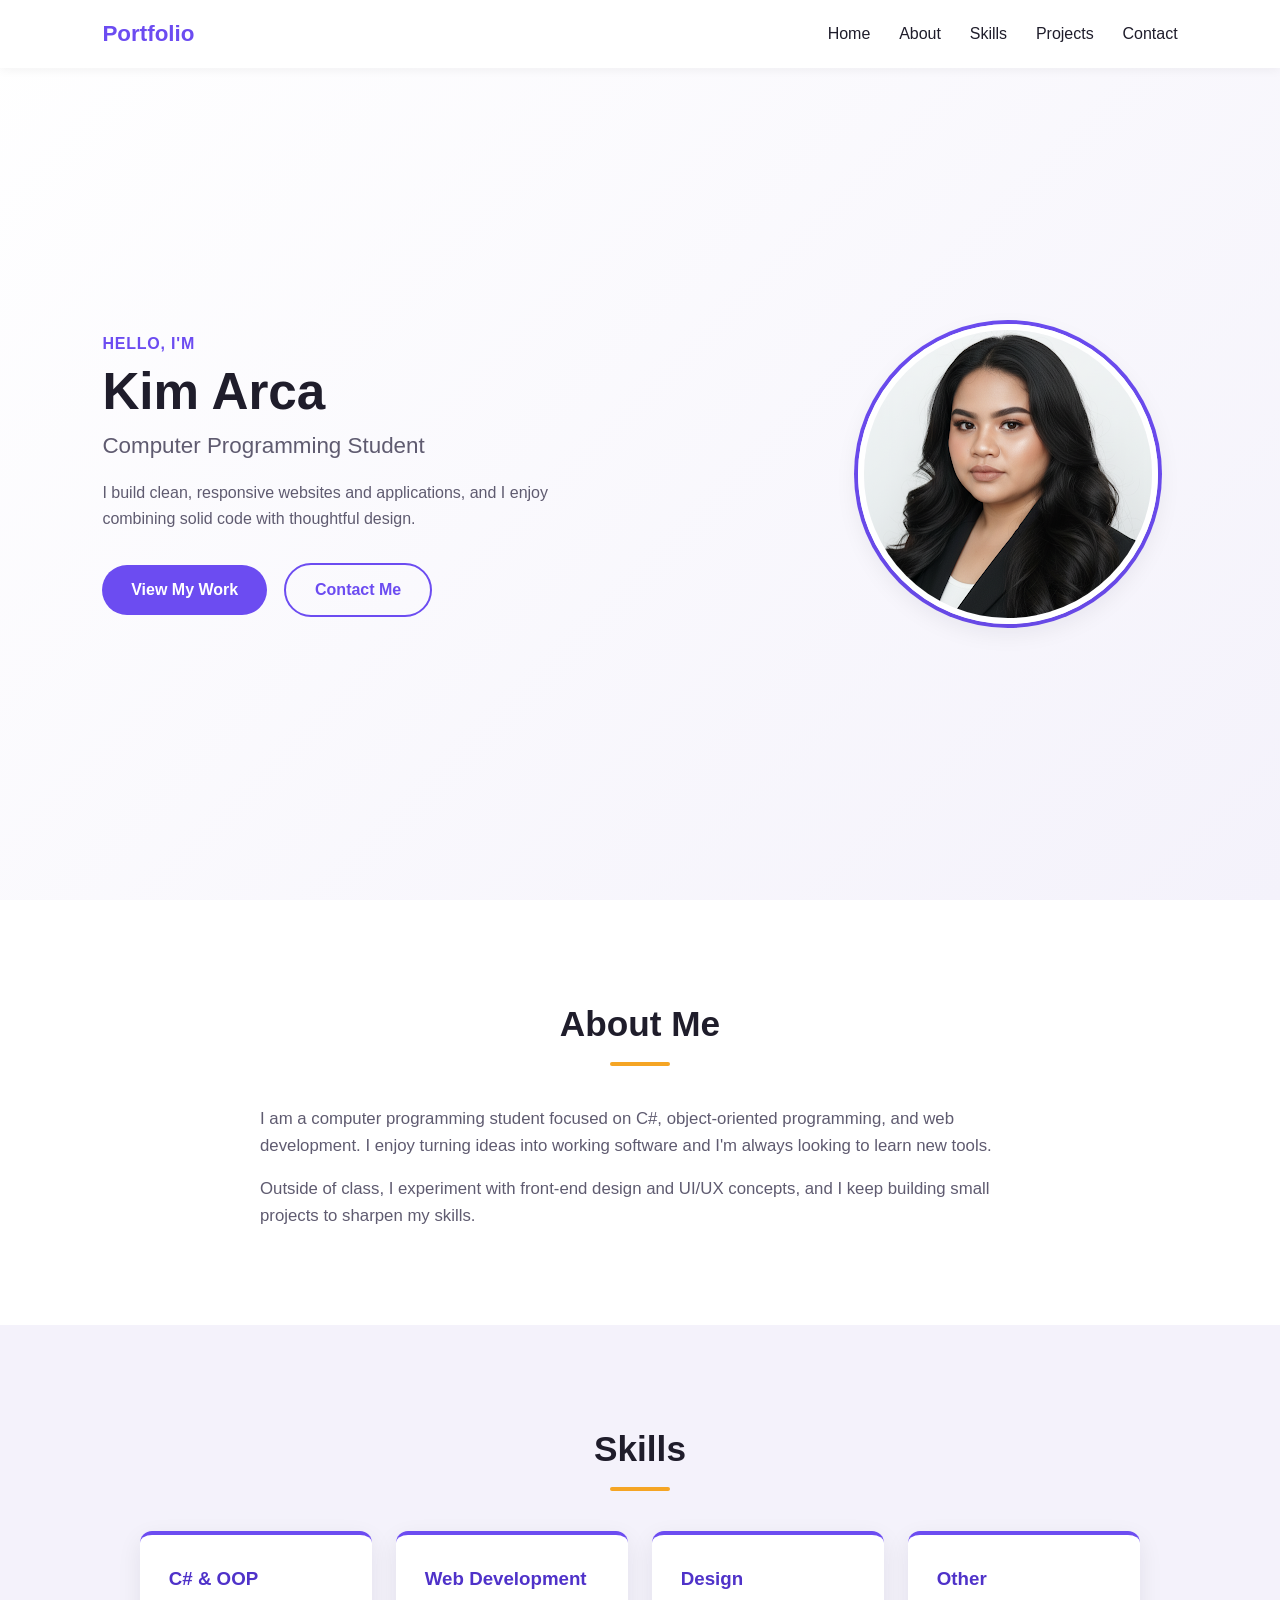
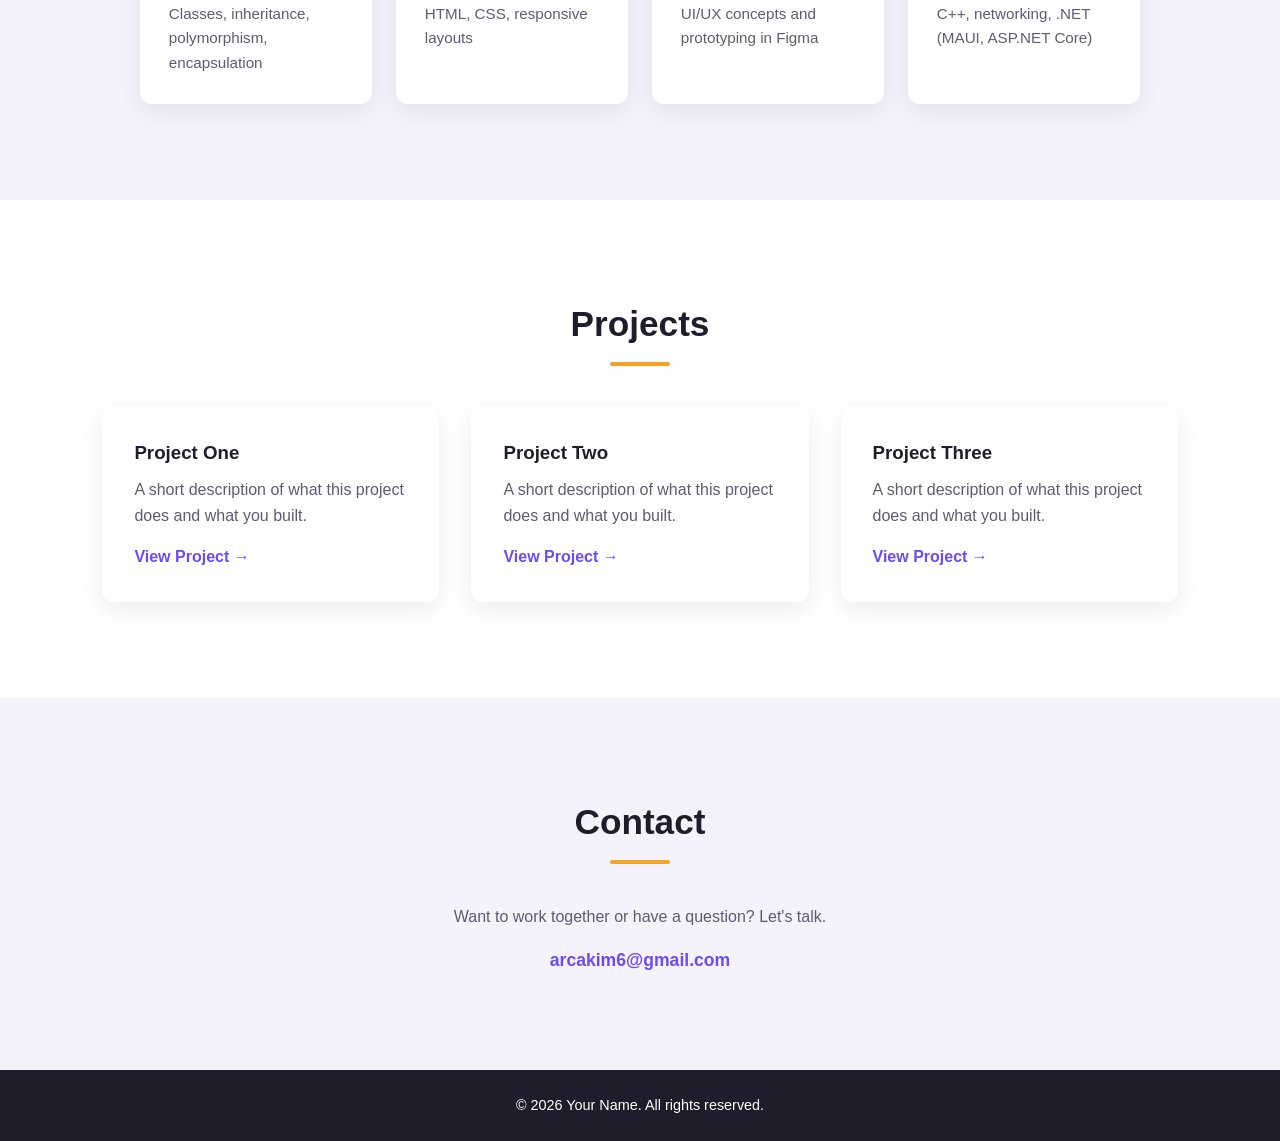
<file: index.html>
<!DOCTYPE html>
<html lang="en">
<head>
  <meta charset="UTF-8">
  <meta name="viewport" content="width=device-width, initial-scale=1.0">
  <title>My Portfolio</title>
  <link rel="stylesheet" href="Kim.css">
</head>
<body>

  <!-- Navigation -->
  <header class="navbar">
    <a href="#home" class="logo">Portfolio</a>
    <nav>
      <ul class="nav-links">
        <li><a href="#home">Home</a></li>
        <li><a href="#about">About</a></li>
        <li><a href="#skills">Skills</a></li>
        <li><a href="#projects">Projects</a></li>
        <li><a href="#contact">Contact</a></li>
      </ul>
    </nav>
  </header>

  <!-- Hero / Home -->
  <section id="home" class="hero">
    <div class="hero-text">
      <p class="greeting">Hello, I'm</p>
      <h1>Kim Arca</h1>
      <h2 class="role">Computer Programming Student</h2>
      <p class="intro">
        I build clean, responsive websites and applications, and I enjoy
        combining solid code with thoughtful design.
      </p>
      <a href="#projects" class="btn">View My Work</a>
      <a href="#contact" class="btn btn-outline">Contact Me</a>
    </div>
    <div class="hero-image">
      <img src="profile.png" alt="Profile photo of Your Name">
    </div>
  </section>

  <!-- About -->
  <section id="about" class="section">
    <h2 class="section-title">About Me</h2>
    <div class="about-content">
      <p>
        I am a computer programming student focused on C#, object-oriented
        programming, and web development. I enjoy turning ideas into working
        software and I'm always looking to learn new tools.
      </p>
      <p>
        Outside of class, I experiment with front-end design and UI/UX
        concepts, and I keep building small projects to sharpen my skills.
      </p>
    </div>
  </section>

  <!-- Skills -->
  <section id="skills" class="section section-alt">
    <h2 class="section-title">Skills</h2>
    <div class="skills-grid">
      <div class="skill-card">
        <h3>C# &amp; OOP</h3>
        <p>Classes, inheritance, polymorphism, encapsulation</p>
      </div>
      <div class="skill-card">
        <h3>Web Development</h3>
        <p>HTML, CSS, responsive layouts</p>
      </div>
      <div class="skill-card">
        <h3>Design</h3>
        <p>UI/UX concepts and prototyping in Figma</p>
      </div>
      <div class="skill-card">
        <h3>Other</h3>
        <p>C++, networking, .NET (MAUI, ASP.NET Core)</p>
      </div>
    </div>
  </section>

  <!-- Projects -->
  <section id="projects" class="section">
    <h2 class="section-title">Projects</h2>
    <div class="projects-grid">
      <article class="project-card">
        <h3>Project One</h3>
        <p>A short description of what this project does and what you built.</p>
        <a href="#" class="project-link">View Project &rarr;</a>
      </article>
      <article class="project-card">
        <h3>Project Two</h3>
        <p>A short description of what this project does and what you built.</p>
        <a href="#" class="project-link">View Project &rarr;</a>
      </article>
      <article class="project-card">
        <h3>Project Three</h3>
        <p>A short description of what this project does and what you built.</p>
        <a href="#" class="project-link">View Project &rarr;</a>
      </article>
    </div>
  </section>

  <!-- Contact -->
  <section id="contact" class="section section-alt">
    <h2 class="section-title">Contact</h2>
    <p class="contact-text">Want to work together or have a question? Let's talk.</p>
    <p class="contact-info">
      <a href="mailto:arcakim6@gmail.com">arcakim6@gmail.com</a>
    </p>
  </section>

  <footer class="footer">
    <p>&copy; 2026 Your Name. All rights reserved.</p>
  </footer>

</body>
</html>
</file>
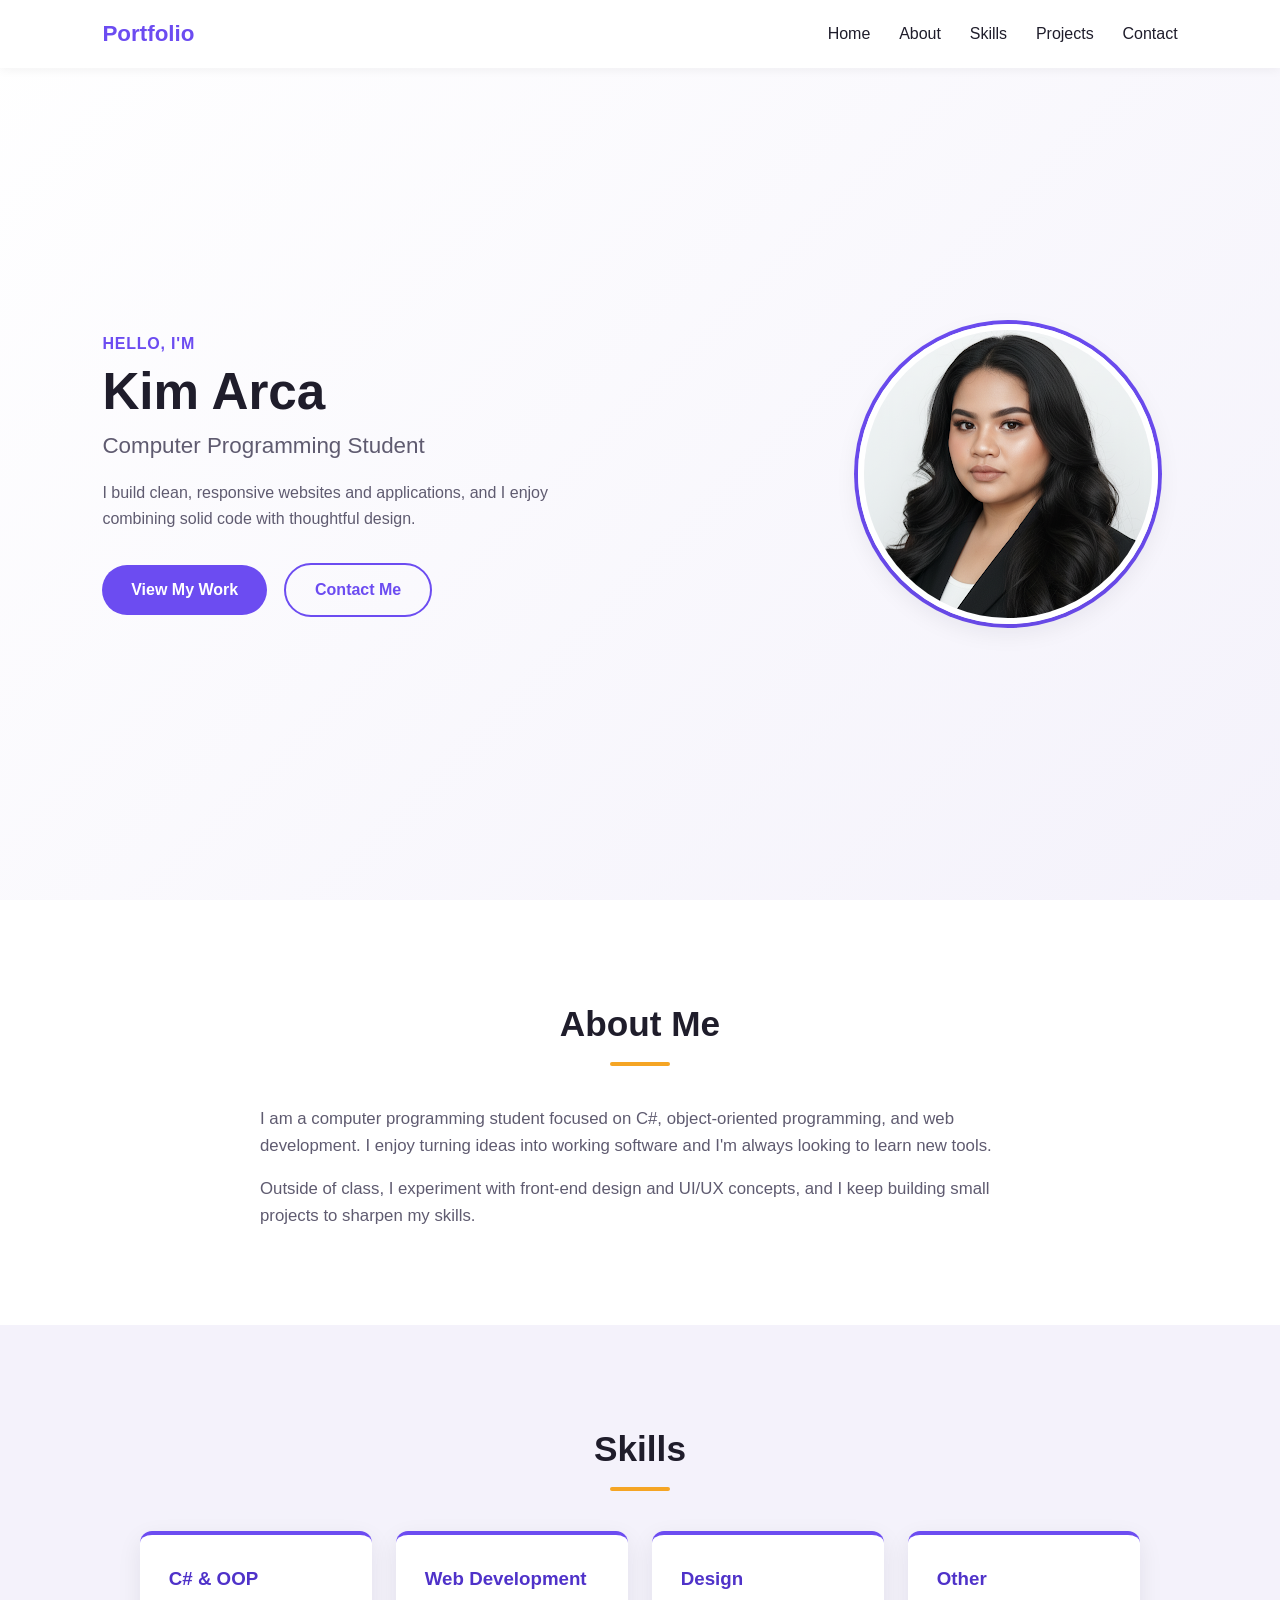
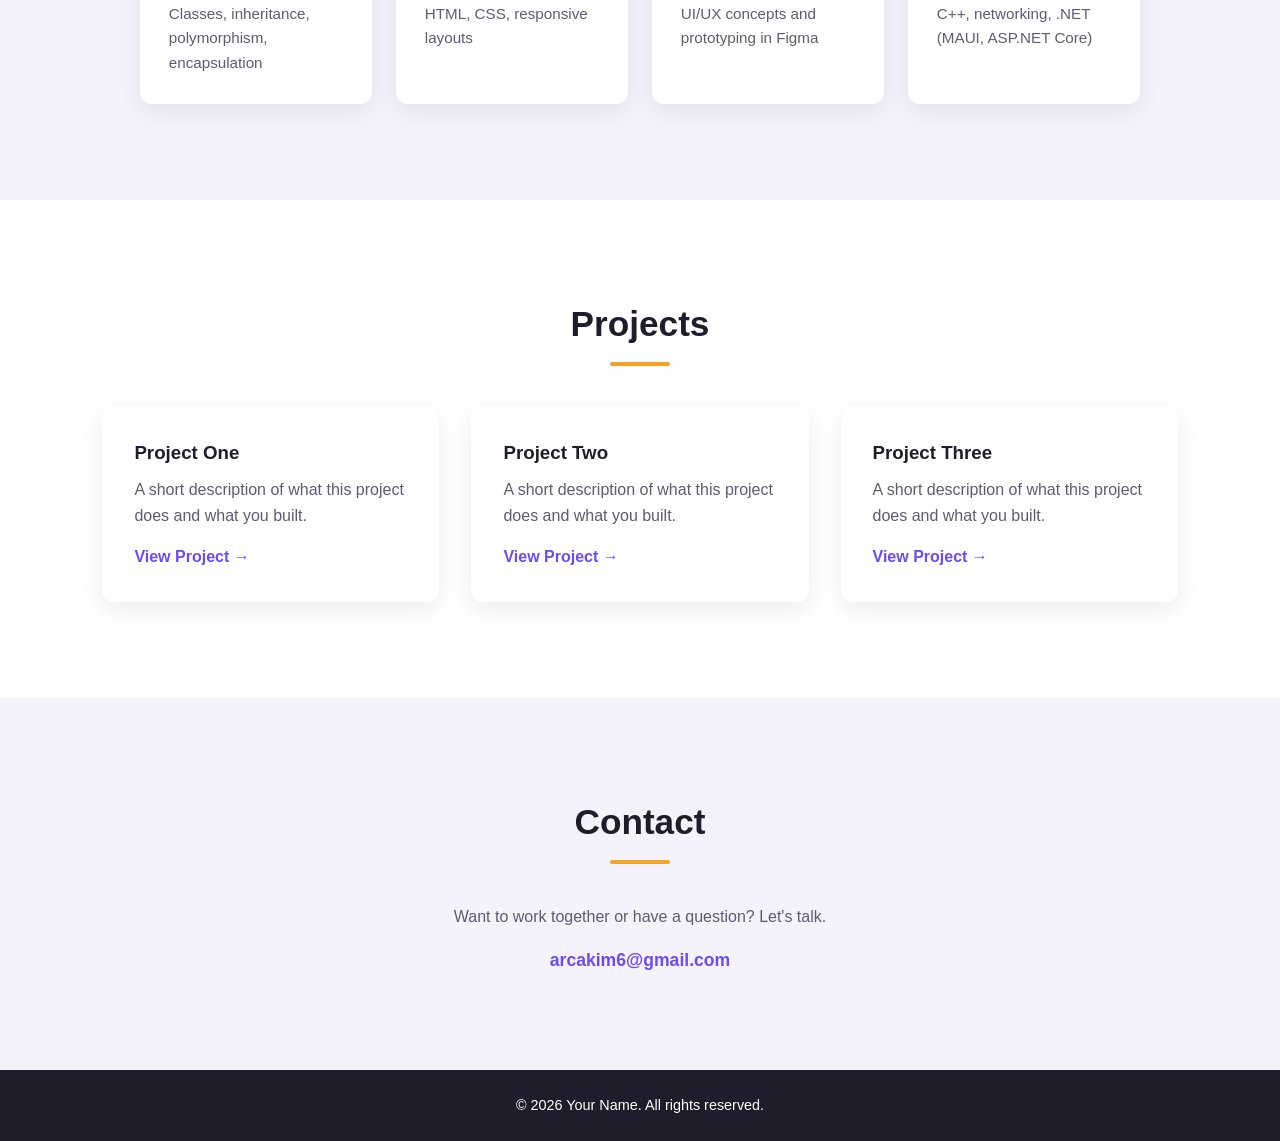
<file: Kim.html>
<!DOCTYPE html>
<html lang="en">
<head>
  <meta charset="UTF-8">
  <meta name="viewport" content="width=device-width, initial-scale=1.0">
  <title>My Portfolio</title>
  <link rel="stylesheet" href="Kim.css">
</head>
<body>

  <!-- Navigation -->
  <header class="navbar">
    <a href="#home" class="logo">Portfolio</a>
    <nav>
      <ul class="nav-links">
        <li><a href="#home">Home</a></li>
        <li><a href="#about">About</a></li>
        <li><a href="#skills">Skills</a></li>
        <li><a href="#projects">Projects</a></li>
        <li><a href="#contact">Contact</a></li>
      </ul>
    </nav>
  </header>

  <!-- Hero / Home -->
  <section id="home" class="hero">
    <div class="hero-text">
      <p class="greeting">Hello, I'm</p>
      <h1>Kim Arca</h1>
      <h2 class="role">Computer Programming Student</h2>
      <p class="intro">
        I build clean, responsive websites and applications, and I enjoy
        combining solid code with thoughtful design.
      </p>
      <a href="#projects" class="btn">View My Work</a>
      <a href="#contact" class="btn btn-outline">Contact Me</a>
    </div>
    <div class="hero-image">
      <img src="profile.png" alt="Profile photo of Your Name">
    </div>
  </section>

  <!-- About -->
  <section id="about" class="section">
    <h2 class="section-title">About Me</h2>
    <div class="about-content">
      <p>
        I am a computer programming student focused on C#, object-oriented
        programming, and web development. I enjoy turning ideas into working
        software and I'm always looking to learn new tools.
      </p>
      <p>
        Outside of class, I experiment with front-end design and UI/UX
        concepts, and I keep building small projects to sharpen my skills.
      </p>
    </div>
  </section>

  <!-- Skills -->
  <section id="skills" class="section section-alt">
    <h2 class="section-title">Skills</h2>
    <div class="skills-grid">
      <div class="skill-card">
        <h3>C# &amp; OOP</h3>
        <p>Classes, inheritance, polymorphism, encapsulation</p>
      </div>
      <div class="skill-card">
        <h3>Web Development</h3>
        <p>HTML, CSS, responsive layouts</p>
      </div>
      <div class="skill-card">
        <h3>Design</h3>
        <p>UI/UX concepts and prototyping in Figma</p>
      </div>
      <div class="skill-card">
        <h3>Other</h3>
        <p>C++, networking, .NET (MAUI, ASP.NET Core)</p>
      </div>
    </div>
  </section>

  <!-- Projects -->
  <section id="projects" class="section">
    <h2 class="section-title">Projects</h2>
    <div class="projects-grid">
      <article class="project-card">
        <h3>Project One</h3>
        <p>A short description of what this project does and what you built.</p>
        <a href="#" class="project-link">View Project &rarr;</a>
      </article>
      <article class="project-card">
        <h3>Project Two</h3>
        <p>A short description of what this project does and what you built.</p>
        <a href="#" class="project-link">View Project &rarr;</a>
      </article>
      <article class="project-card">
        <h3>Project Three</h3>
        <p>A short description of what this project does and what you built.</p>
        <a href="#" class="project-link">View Project &rarr;</a>
      </article>
    </div>
  </section>

  <!-- Contact -->
  <section id="contact" class="section section-alt">
    <h2 class="section-title">Contact</h2>
    <p class="contact-text">Want to work together or have a question? Let's talk.</p>
    <p class="contact-info">
      <a href="mailto:arcakim6@gmail.com">arcakim6@gmail.com</a>
    </p>
  </section>

  <footer class="footer">
    <p>&copy; 2026 Your Name. All rights reserved.</p>
  </footer>

</body>
</html>
</file>
<file: Kim.css>
/* ===== Base ===== */
:root {
  --primary: #6c4cf1;
  --primary-dark: #4f32c9;
  --accent: #f5a524;
  --bg: #ffffff;
  --bg-alt: #f4f2fb;
  --text: #1f1d2b;
  --muted: #5f5b70;
  --radius: 12px;
  --shadow: 0 8px 24px rgba(31, 29, 43, 0.08);
}

* {
  margin: 0;
  padding: 0;
  box-sizing: border-box;
}

html {
  scroll-behavior: smooth;
  scroll-padding-top: 80px;
}

body {
  font-family: "Segoe UI", Roboto, Helvetica, Arial, sans-serif;
  color: var(--text);
  background: var(--bg);
  line-height: 1.6;
}

a {
  color: inherit;
  text-decoration: none;
}

img {
  max-width: 100%;
  display: block;
}

/* ===== Navbar ===== */
.navbar {
  position: fixed;
  top: 0;
  left: 0;
  right: 0;
  z-index: 100;
  display: flex;
  justify-content: space-between;
  align-items: center;
  padding: 1rem 8%;
  background: rgba(255, 255, 255, 0.92);
  backdrop-filter: blur(8px);
  box-shadow: 0 2px 10px rgba(0, 0, 0, 0.05);
}

.logo {
  font-size: 1.4rem;
  font-weight: 700;
  color: var(--primary);
}

.nav-links {
  display: flex;
  list-style: none;
  gap: 1.8rem;
}

.nav-links a {
  font-weight: 500;
  transition: color 0.2s ease;
}

.nav-links a:hover {
  color: var(--primary);
}

/* ===== Hero ===== */
.hero {
  min-height: 100vh;
  display: flex;
  align-items: center;
  justify-content: space-between;
  gap: 3rem;
  padding: 7rem 8% 4rem;
  background: linear-gradient(135deg, #ffffff 0%, var(--bg-alt) 100%);
}

.hero-text {
  flex: 1;
}

.greeting {
  color: var(--primary);
  font-weight: 600;
  letter-spacing: 0.05em;
  text-transform: uppercase;
}

.hero h1 {
  font-size: 3.2rem;
  line-height: 1.15;
  margin: 0.4rem 0;
}

.role {
  font-size: 1.4rem;
  font-weight: 500;
  color: var(--muted);
  margin-bottom: 1rem;
}

.intro {
  max-width: 520px;
  color: var(--muted);
  margin-bottom: 2rem;
}

.hero-image {
  flex: 0 0 340px;
  display: flex;
  justify-content: center;
}

.hero-image img {
  width: 300px;
  height: 300px;
  object-fit: cover;
  border-radius: 50%;
  border: 6px solid #ffffff;
  box-shadow: var(--shadow), 0 0 0 4px var(--primary);
}

/* ===== Buttons ===== */
.btn {
  display: inline-block;
  padding: 0.75rem 1.8rem;
  margin-right: 0.8rem;
  border-radius: 999px;
  background: var(--primary);
  color: #ffffff;
  font-weight: 600;
  transition: background 0.2s ease, transform 0.2s ease;
}

.btn:hover {
  background: var(--primary-dark);
  transform: translateY(-2px);
}

.btn-outline {
  background: transparent;
  color: var(--primary);
  border: 2px solid var(--primary);
}

.btn-outline:hover {
  background: var(--primary);
  color: #ffffff;
}

/* ===== Sections ===== */
.section {
  padding: 6rem 8%;
}

.section-alt {
  background: var(--bg-alt);
}

.section-title {
  font-size: 2.2rem;
  text-align: center;
  margin-bottom: 2.5rem;
  position: relative;
}

.section-title::after {
  content: "";
  display: block;
  width: 60px;
  height: 4px;
  margin: 0.6rem auto 0;
  background: var(--accent);
  border-radius: 2px;
}

.about-content {
  max-width: 760px;
  margin: 0 auto;
  color: var(--muted);
  font-size: 1.05rem;
}

.about-content p + p {
  margin-top: 1rem;
}

/* ===== Skills ===== */
.skills-grid {
  display: grid;
  grid-template-columns: repeat(auto-fit, minmax(220px, 1fr));
  gap: 1.5rem;
  max-width: 1000px;
  margin: 0 auto;
}

.skill-card {
  background: #ffffff;
  padding: 1.8rem;
  border-radius: var(--radius);
  box-shadow: var(--shadow);
  border-top: 4px solid var(--primary);
}

.skill-card h3 {
  margin-bottom: 0.5rem;
  color: var(--primary-dark);
}

.skill-card p {
  color: var(--muted);
  font-size: 0.95rem;
}

/* ===== Projects ===== */
.projects-grid {
  display: grid;
  grid-template-columns: repeat(auto-fit, minmax(260px, 1fr));
  gap: 2rem;
  max-width: 1100px;
  margin: 0 auto;
}

.project-card {
  padding: 2rem;
  border-radius: var(--radius);
  background: #ffffff;
  box-shadow: var(--shadow);
  transition: transform 0.25s ease;
}

.project-card:hover {
  transform: translateY(-6px);
}

.project-card h3 {
  margin-bottom: 0.6rem;
}

.project-card p {
  color: var(--muted);
  margin-bottom: 1rem;
}

.project-link {
  color: var(--primary);
  font-weight: 600;
}

/* ===== Contact ===== */
.contact-text {
  text-align: center;
  color: var(--muted);
  margin-bottom: 1rem;
}

.contact-info {
  text-align: center;
}

.contact-info a {
  color: var(--primary);
  font-weight: 600;
  font-size: 1.1rem;
}

/* ===== Footer ===== */
.footer {
  text-align: center;
  padding: 1.5rem;
  background: var(--text);
  color: #ffffff;
  font-size: 0.9rem;
}

/* ===== Responsive ===== */
@media (max-width: 900px) {
  .hero {
    flex-direction: column-reverse;
    text-align: center;
    padding-top: 8rem;
  }

  .hero-text {
    text-align: center;
  }

  .intro {
    margin-left: auto;
    margin-right: auto;
  }

  .hero h1 {
    font-size: 2.6rem;
  }

  .hero-image {
    flex: none;
  }
}

@media (max-width: 640px) {
  .navbar {
    flex-direction: column;
    gap: 0.6rem;
    padding: 0.8rem 5%;
  }

  .nav-links {
    gap: 1rem;
    flex-wrap: wrap;
    justify-content: center;
  }

  .hero h1 {
    font-size: 2.2rem;
  }

  .hero-image img {
    width: 240px;
    height: 240px;
  }

  .section {
    padding: 4rem 5%;
  }

  .btn {
    margin: 0.4rem 0.3rem;
  }
}
</file>
